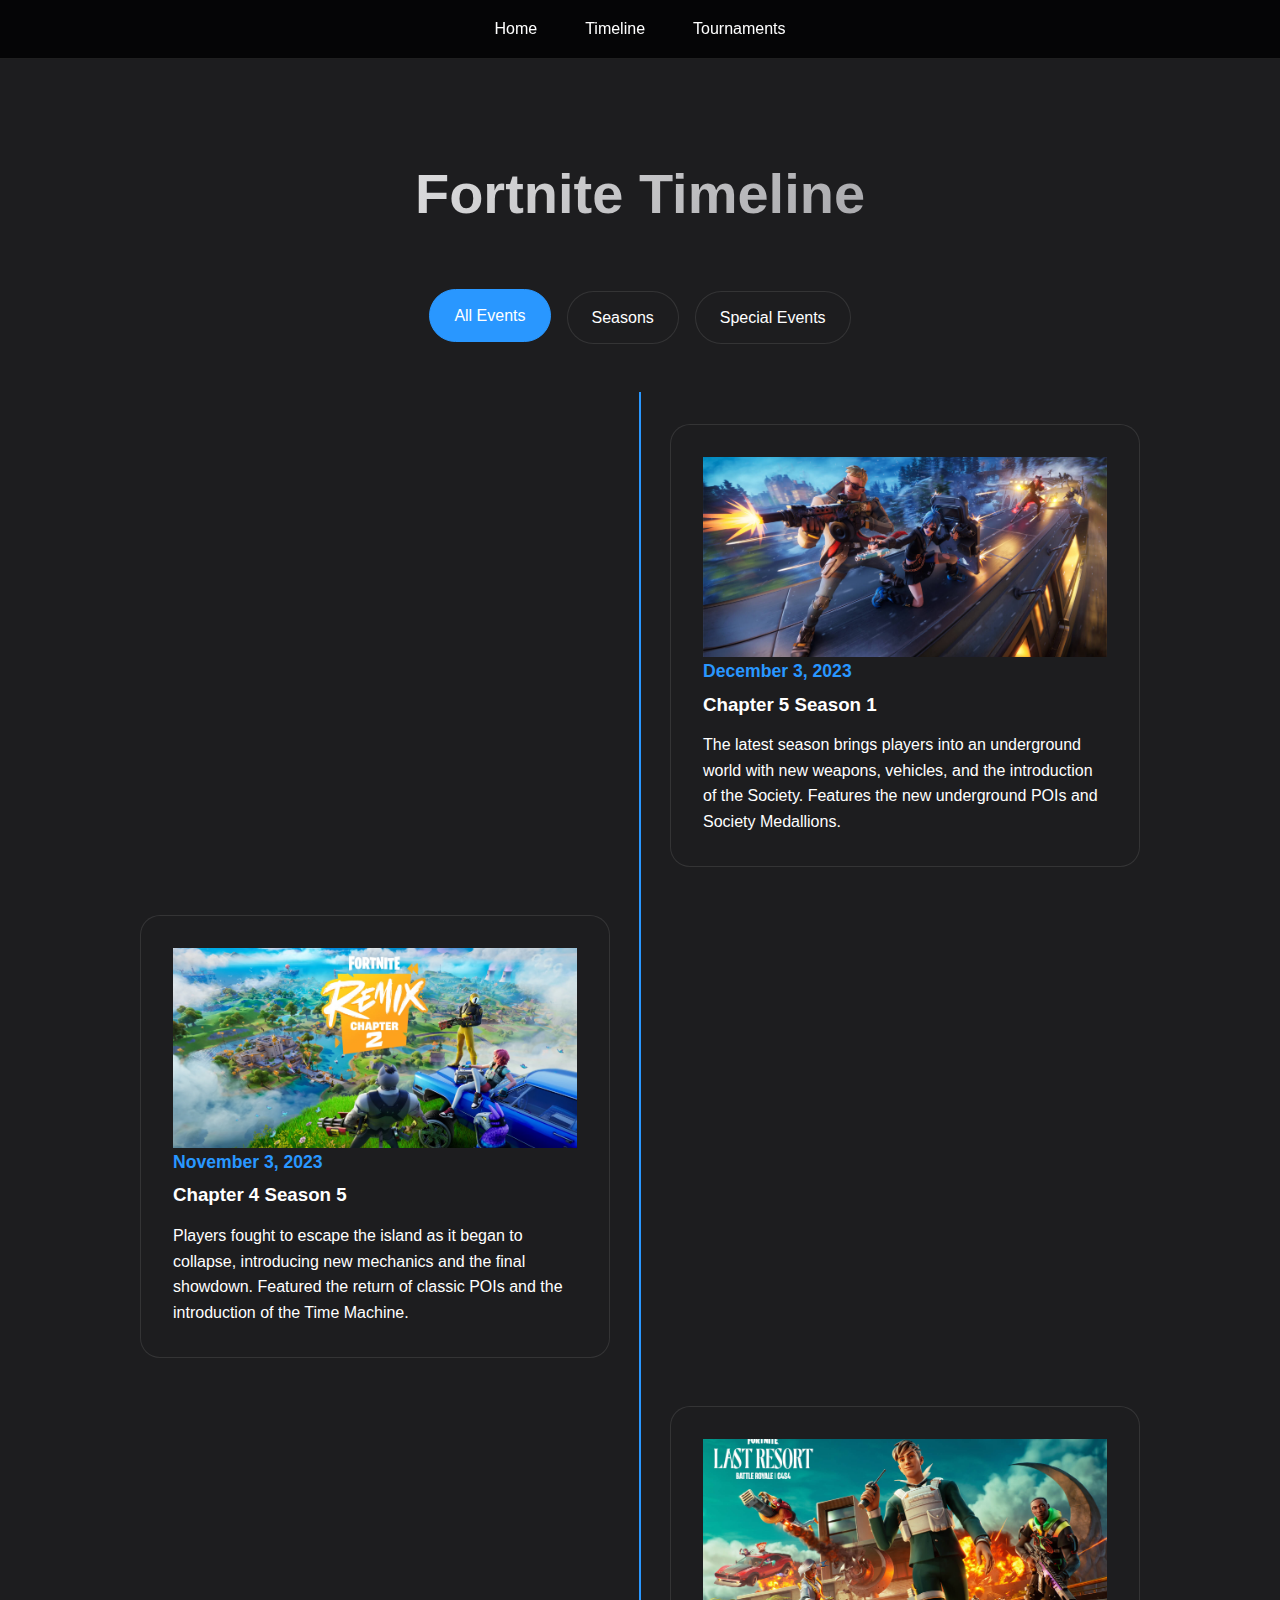
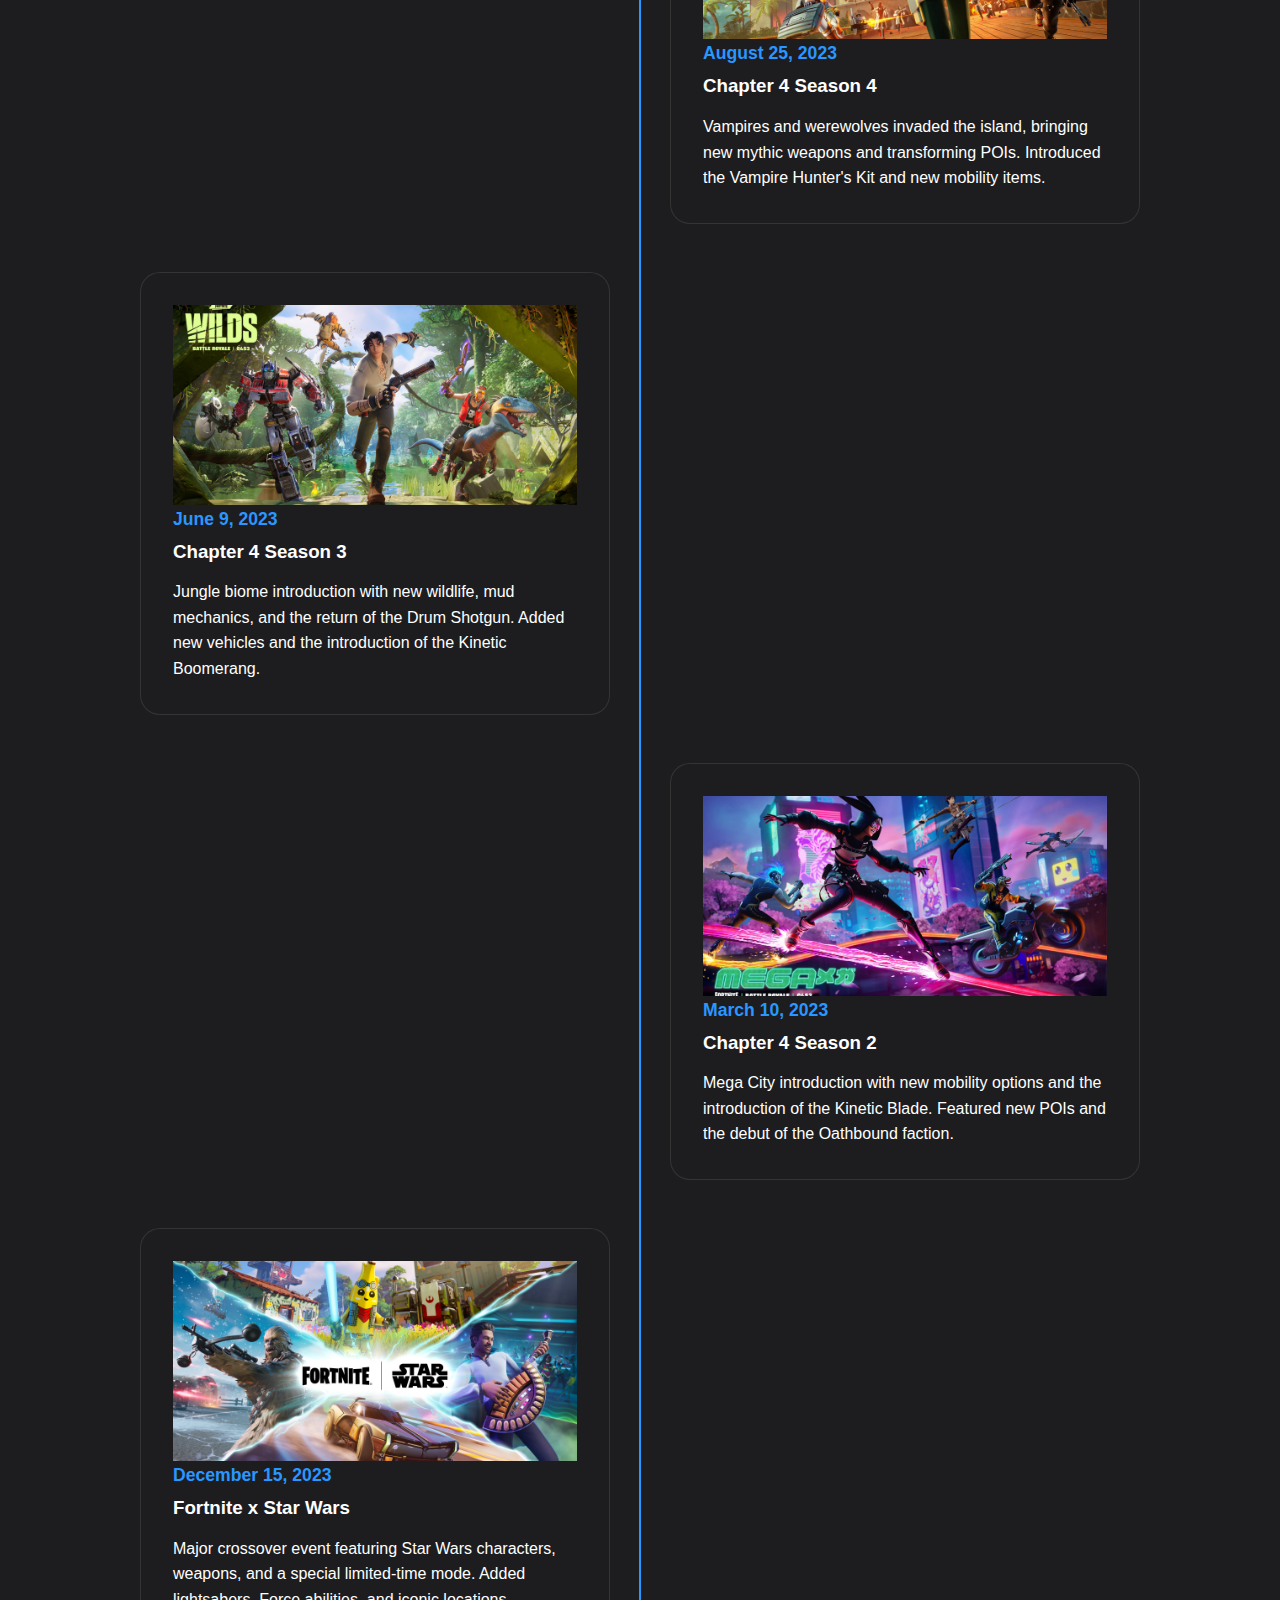
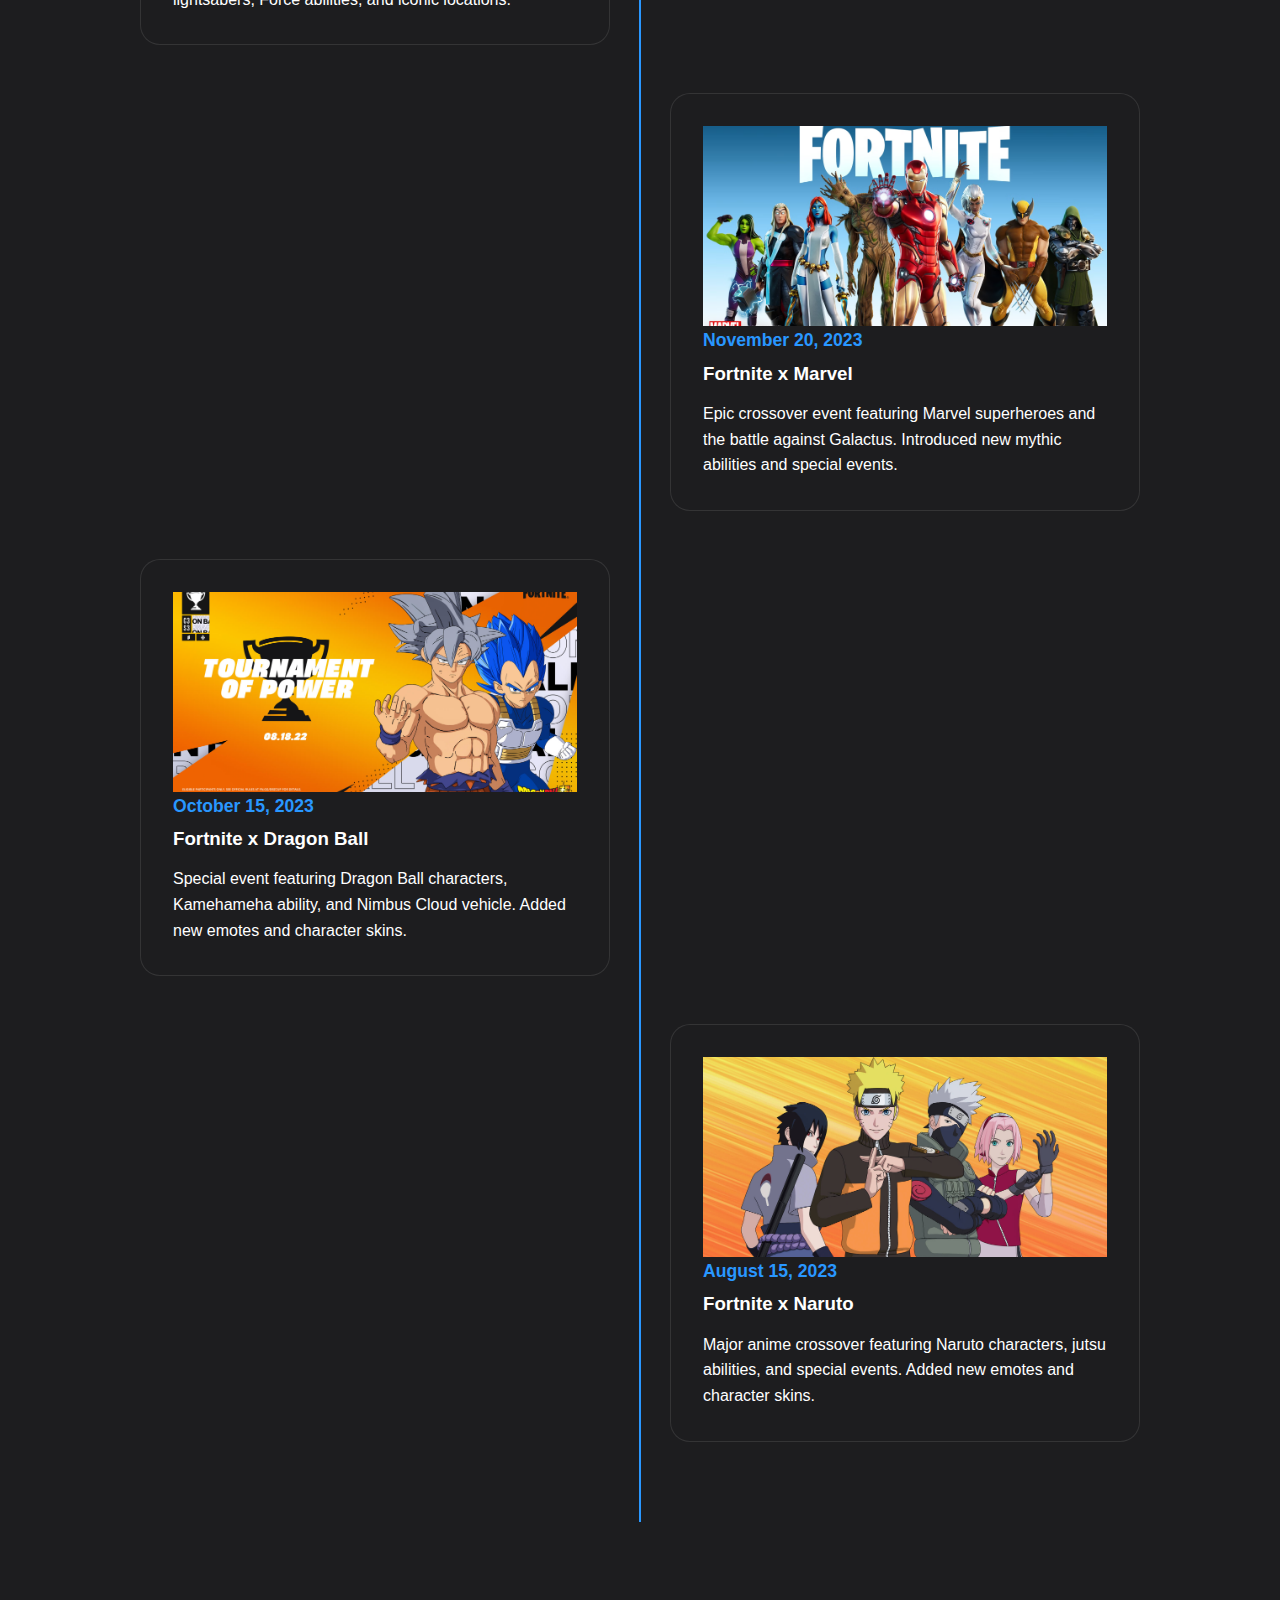
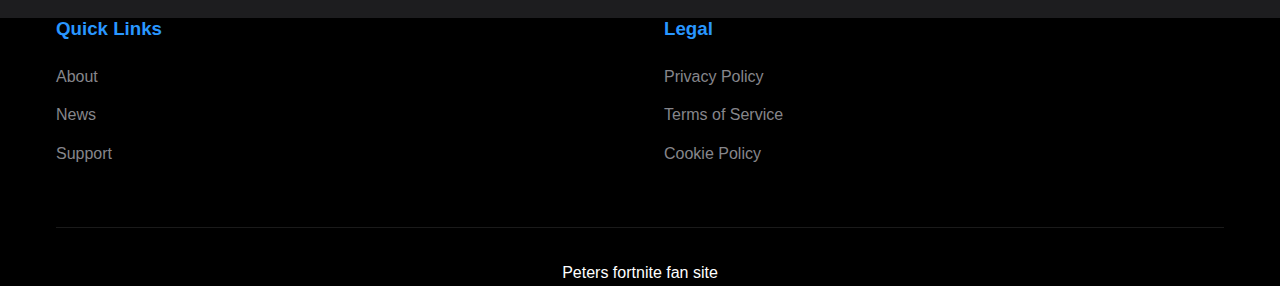
<file: timeline.html>
<!DOCTYPE html>
<html lang="en">
<head>
    <meta charset="UTF-8">
    <meta name="viewport" content="width=device-width, initial-scale=1.0">
    <title>Fortnite Timeline - Battle Royale</title>
    <link rel="stylesheet" href="reset.css">
    <link rel="stylesheet" href="styles.css">
</head>
<body>
    <nav class="nav">
        <ul class="nav-list">
            <li><a href="index.html" class="nav-link">Home</a></li>
            <li><a href="timeline.html" class="nav-link">Timeline</a></li>
            <li><a href="tournaments.html" class="nav-link">Tournaments</a></li>
        </ul>
    </nav>

    <section class="timeline-section">
        <div class="container">
            <h1 class="section-title fade-in">Fortnite Timeline</h1>
            <div class="timeline-filters">
                <button class="filter-btn active" data-category="all">All Events</button>
                <button class="filter-btn" data-category="seasons">Seasons</button>
                <button class="filter-btn" data-category="events">Special Events</button>
            </div>
            <div class="timeline">
                <!-- Seasons -->
                <div class="timeline-item" data-category="seasons">
                    <div class="timeline-image">
                        <img src="fortnite7.png" alt="Chapter 5 Season 1">
                    </div>
                    <div class="timeline-content">
                        <div class="timeline-date">December 3, 2023</div>
                        <h3>Chapter 5 Season 1</h3>
                        <p>The latest season brings players into an underground world with new weapons, vehicles, and the introduction of the Society. Features the new underground POIs and Society Medallions.</p>
                    </div>
                </div>

                <div class="timeline-item" data-category="seasons">
                    <div class="timeline-image">
                        <img src="fortnite8.png" alt="Chapter 4 Season 5">
                    </div>
                    <div class="timeline-content">
                        <div class="timeline-date">November 3, 2023</div>
                        <h3>Chapter 4 Season 5</h3>
                        <p>Players fought to escape the island as it began to collapse, introducing new mechanics and the final showdown. Featured the return of classic POIs and the introduction of the Time Machine.</p>
                    </div>
                </div>

                <div class="timeline-item" data-category="seasons">
                    <div class="timeline-image">
                        <img src="fortnite9.png" alt="Chapter 4 Season 4">
                    </div>
                    <div class="timeline-content">
                        <div class="timeline-date">August 25, 2023</div>
                        <h3>Chapter 4 Season 4</h3>
                        <p>Vampires and werewolves invaded the island, bringing new mythic weapons and transforming POIs. Introduced the Vampire Hunter's Kit and new mobility items.</p>
                    </div>
                </div>

                <div class="timeline-item" data-category="seasons">
                    <div class="timeline-image">
                        <img src="fortnite10.png" alt="Chapter 4 Season 3">
                    </div>  
                    <div class="timeline-content">
                        <div class="timeline-date">June 9, 2023</div>
                        <h3>Chapter 4 Season 3</h3>
                        <p>Jungle biome introduction with new wildlife, mud mechanics, and the return of the Drum Shotgun. Added new vehicles and the introduction of the Kinetic Boomerang.</p>
                    </div>
                </div>

                <div class="timeline-item" data-category="seasons">
                    <div class="timeline-image">
                        <img src="fortnite11.png" alt="Chapter 4 Season 2">
                    </div>
                    <div class="timeline-content">
                        <div class="timeline-date">March 10, 2023</div>
                        <h3>Chapter 4 Season 2</h3>
                        <p>Mega City introduction with new mobility options and the introduction of the Kinetic Blade. Featured new POIs and the debut of the Oathbound faction.</p>
                    </div>
                </div>

                <!-- Special Events -->
                <div class="timeline-item" data-category="events">
                    <div class="timeline-image">
                        <img src="fortnite12.png" alt="Fortnite x Star Wars">
                    </div>
                    <div class="timeline-content">
                        <div class="timeline-date">December 15, 2023</div>
                        <h3>Fortnite x Star Wars</h3>
                        <p>Major crossover event featuring Star Wars characters, weapons, and a special limited-time mode. Added lightsabers, Force abilities, and iconic locations.</p>
                    </div>
                </div>

                <div class="timeline-item" data-category="events">
                    <div class="timeline-image">
                        <img src="fortnite13.png" alt="Fortnite x Marvel">
                    </div>
                    <div class="timeline-content">
                        <div class="timeline-date">November 20, 2023</div>
                        <h3>Fortnite x Marvel</h3>
                        <p>Epic crossover event featuring Marvel superheroes and the battle against Galactus. Introduced new mythic abilities and special events.</p>
                    </div>
                </div>

                <div class="timeline-item" data-category="events">
                    <div class="timeline-image">
                        <img src="fortnite14.png" alt="Fortnite x Dragon Ball">
                    </div>
                    <div class="timeline-content">
                        <div class="timeline-date">October 15, 2023</div>
                        <h3>Fortnite x Dragon Ball</h3>
                        <p>Special event featuring Dragon Ball characters, Kamehameha ability, and Nimbus Cloud vehicle. Added new emotes and character skins.</p>
                    </div>
                </div>

                <div class="timeline-item" data-category="events">
                    <div class="timeline-image">
                        <img src="fortnite15.png" alt="Fortnite x Naruto">
                    </div>
                    <div class="timeline-content">
                        <div class="timeline-date">August 15, 2023</div>
                        <h3>Fortnite x Naruto</h3>
                        <p>Major anime crossover featuring Naruto characters, jutsu abilities, and special events. Added new emotes and character skins.</p>
                    </div>
                </div>
            </div>
        </div>
    </section>

    <footer>
        <div class="container">
            <div class="footer-content">
                <div class="footer-section">
                    <h3>Quick Links</h3>
                    <ul>
                        <li><a href="#">About</a></li>
                        <li><a href="#">News</a></li>
                        <li><a href="#">Support</a></li>
                    </ul>
                </div>
                <div class="footer-section">
                    <h3>Legal</h3>
                    <ul>
                        <li><a href="#">Privacy Policy</a></li>
                        <li><a href="#">Terms of Service</a></li>
                        <li><a href="#">Cookie Policy</a></li>
                    </ul>
                </div>
            </div>
            <div class="footer-bottom">
                <p>Peters fortnite fan site</p>
            </div>
        </div>
    </footer>

    <script src="script.js"></script>
</body>
</html>
</file>
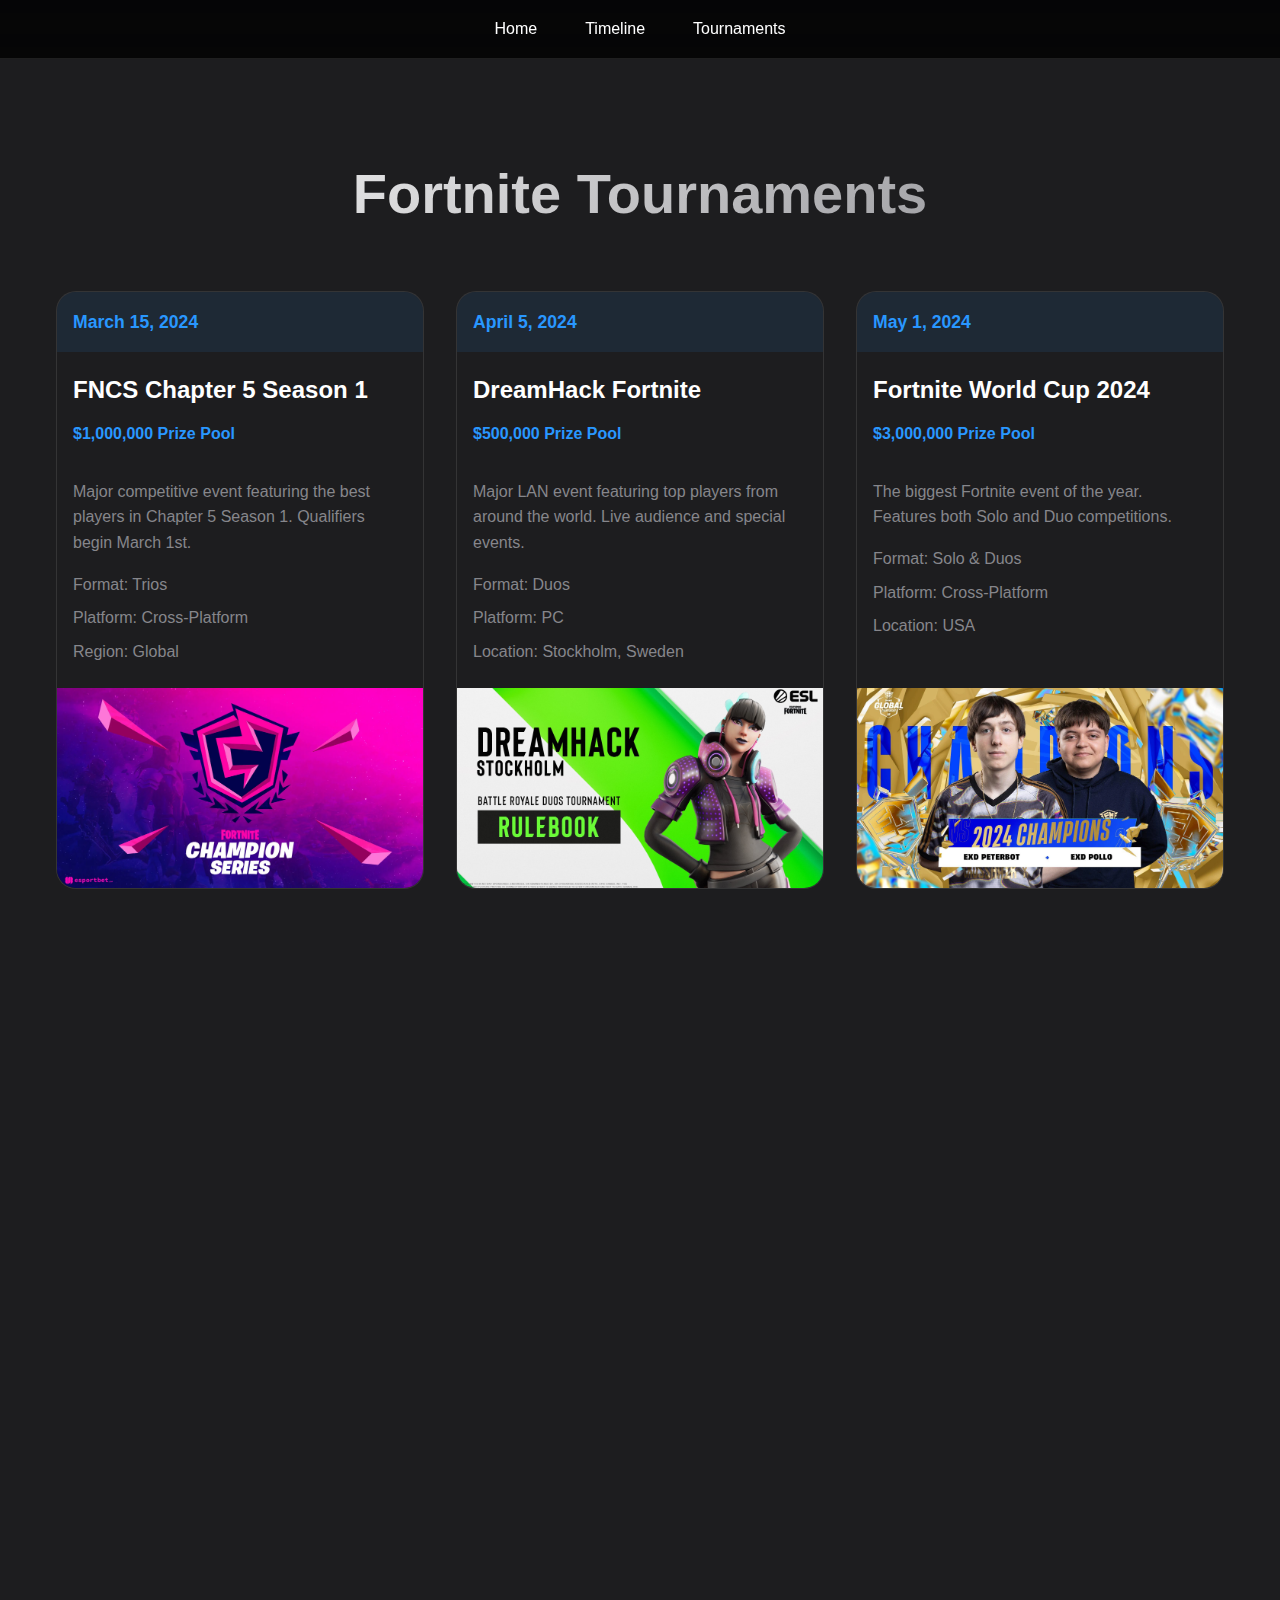
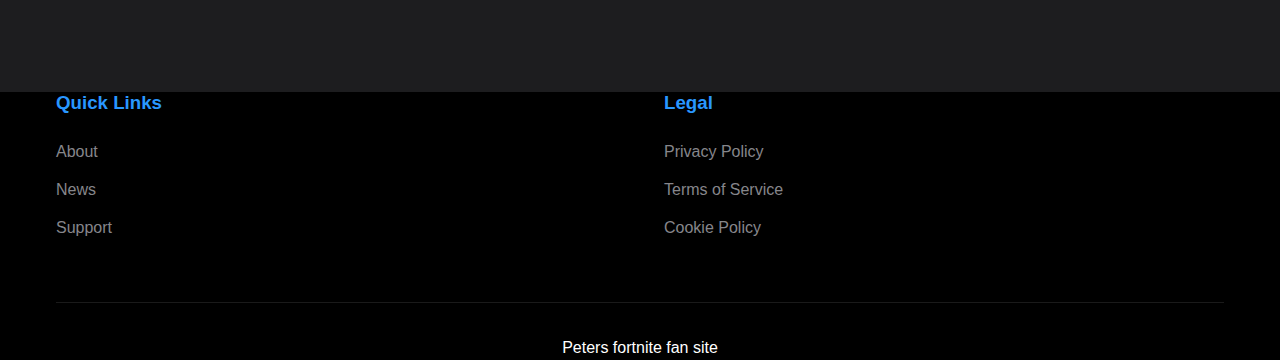
<file: tournaments.html>
<!DOCTYPE html>
<html lang="en">
<head>
    <meta charset="UTF-8">
    <meta name="viewport" content="width=device-width, initial-scale=1.0">
    <title>Fortnite Tournaments - Battle Royale</title>
    <link rel="stylesheet" href="reset.css">
    <link rel="stylesheet" href="styles.css">
</head>
<body>
    <nav class="nav">
        <ul class="nav-list">
            <li><a href="index.html" class="nav-link">Home</a></li>
            <li><a href="timeline.html" class="nav-link">Timeline</a></li>
            <li><a href="tournaments.html" class="nav-link">Tournaments</a></li>
        </ul>
    </nav>

    <section class="tournaments-section">
        <div class="container">
            <h1 class="section-title fade-in">Fortnite Tournaments</h1>
            
            <!-- Upcoming Tournaments -->
            <div class="tournaments-grid">
                <div class="tournament-card upcoming fade-in">
                    <div class="tournament-date">March 15, 2024</div>
                    <h3>FNCS Chapter 5 Season 1</h3>
                    <p class="tournament-prize">$1,000,000 Prize Pool</p>
                    <div class="tournament-details">
                        <p>Major competitive event featuring the best players in Chapter 5 Season 1. Qualifiers begin March 1st.</p>
                        <ul class="tournament-info">
                            <li>Format: Trios</li>
                            <li>Platform: Cross-Platform</li>
                            <li>Region: Global</li>
                        </ul>
                    </div>
                    <div class="tournament-image">
                        <!-- Image Added Here -->
                        <img src="Fortnite1.jpg" alt="FNCS Chapter 5 Season 1" />
                    </div>
                </div>

                <div class="tournament-card upcoming fade-in">
                    <div class="tournament-date">April 5, 2024</div>
                    <h3>DreamHack Fortnite</h3>
                    <p class="tournament-prize">$500,000 Prize Pool</p>
                    <div class="tournament-details">
                        <p>Major LAN event featuring top players from around the world. Live audience and special events.</p>
                        <ul class="tournament-info">
                            <li>Format: Duos</li>
                            <li>Platform: PC</li>
                            <li>Location: Stockholm, Sweden</li>
                        </ul>
                    </div>
                    <div class="tournament-image">
                        <!-- Image Added Here -->
                        <img src="fortnite2.jpg" alt="DreamHack Fortnite" />
                    </div>
                </div>

                <div class="tournament-card upcoming fade-in">
                    <div class="tournament-date">May 1, 2024</div>
                    <h3>Fortnite World Cup 2024</h3>
                    <p class="tournament-prize">$3,000,000 Prize Pool</p>
                    <div class="tournament-details">
                        <p>The biggest Fortnite event of the year. Features both Solo and Duo competitions.</p>
                        <ul class="tournament-info">
                            <li>Format: Solo & Duos</li>
                            <li>Platform: Cross-Platform</li>
                            <li>Location: USA</li>
                            <br>
                        </ul>
                    </div>
                    <div class="tournament-image">
                        <!-- Image Added Here -->
                        <img src="fortnite3.png" alt="Fortnite World Cup 2024" />
                    </div>
                </div>
            </div>

            <!-- Past Tournaments -->
            <h2 class="section-subtitle fade-in">Past Tournaments</h2>
            <div class="tournaments-grid past">
                <div class="tournament-card past fade-in">
                    <div class="tournament-date">December 2023</div>
                    <h3>FNCS Chapter 4 Season 5</h3>
                    <p class="tournament-prize">$1,000,000 Prize Pool</p>
                    <div class="tournament-details">
                        <p>Winners: Peterbot</p>
                        <ul class="tournament-info">
                            <li>Format: Trios</li>
                            <li>Platform: Cross-Platform</li>
                            <li>Region: Global</li>
                        </ul>
                    </div>
                    <div class="tournament-image">
                        <!-- Image Added Here -->
                        <img src="fortnite4.png" alt="FNCS Chapter 4 Season 5" />
                    </div>
                </div>

                <div class="tournament-card past fade-in">
                    <div class="tournament-date">November 2023</div>
                    <h3>DreamHack Online</h3>
                    <p class="tournament-prize">$250,000 Prize Pool</p>
                    <div class="tournament-details">
                        <p>Winners: Bugha</p>
                        <ul class="tournament-info">
                            <li>Format: Duos</li>
                            <li>Platform: PC</li>
                            <li>Region: Europe</li>
                        </ul>
                    </div>
                    <div class="tournament-image">
                        <!-- Image Added Here -->
                        <img src="fortnite5.png" alt="DreamHack Online" />
                    </div>
                </div>
            </div>
        </div>
    </section>

    <footer>
        <div class="container">
            <div class="footer-content">
                <div class="footer-section">
                    <h3>Quick Links</h3>
                    <ul>
                        <li><a href="#">About</a></li>
                        <li><a href="#">News</a></li>
                        <li><a href="#">Support</a></li>
                    </ul>
                </div>
                <div class="footer-section">
                    <h3>Legal</h3>
                    <ul>
                        <li><a href="#">Privacy Policy</a></li>
                        <li><a href="#">Terms of Service</a></li>
                        <li><a href="#">Cookie Policy</a></li>
                    </ul>
                </div>
            </div>
            <div class="footer-bottom">
                <p>Peters fortnite fan site</p>
            </div>
        </div>
    </footer>

    <script src="script.js"></script>
</body>
</html>
</file>
<file: styles.css>
/* Custom Properties - Setting up a consistent color scheme and spacing using CSS variables */
:root {
    --color-primary: #000000;          /* Primary brand color (black) */
    --color-secondary: #1d1d1f;        /* Secondary color for backgrounds (very dark gray) */
    --color-accent: #2997ff;           /* Accent color for interactive elements (bright blue) */
    --color-text: #ffffff;             /* Primary text color (white) */
    --color-text-secondary: #86868b;   /* Secondary text color for less important text (light gray) */
    --color-background: #000000;       /* Main background color (black) */
    --color-card: #1d1d1f;             /* Card background color (very dark gray) */
    --color-card-hover: #2d2d2f;       /* Card hover state color (slightly lighter dark gray) */
    --transition-speed: 0.3s;          /* Consistent transition speed for animations */
    --spacing-unit: 1rem;              /* Base spacing unit for consistent layout rhythm */
}

/* Base Styles - Setting foundational styles for the entire document */
body {
    background-color: var(--color-background);   /* Setting the page background to black */
    color: var(--color-text);                    /* Setting default text color to white */
    font-family: -apple-system, BlinkMacSystemFont, 'Segoe UI', Roboto, sans-serif;  /* System font stack for clean typography */
    line-height: 1.6;                           /* Comfortable line height for readability */
}

.container {
    max-width: 1200px;                          /* Maximum width of content areas */
    margin: 0 auto;                             /* Center containers horizontally */
    padding: 0 var(--spacing-unit);             /* Horizontal padding using the spacing variable */
}

/* Typography - Text styling for headings and special text elements */
h1, h2, h3, h4, h5, h6 {
    font-weight: 600;                           /* Semi-bold font weight for headings */
    line-height: 1.2;                           /* Tighter line height for headings */
    margin-bottom: var(--spacing-unit);         /* Bottom margin for spacing */
}

.section-title, .section-subtitle {
    text-align: center;                         /* Center alignment for section titles */
    margin: 4rem 0;                             /* Vertical margin for separation */
    background: linear-gradient(135deg, #fff 0%, #86868b 100%);  /* Gradient background for text */
    -webkit-background-clip: text;              /* Clip background to text shape (for webkit browsers) */
    background-clip: text;                      /* Standard property for text clipping */
    -webkit-text-fill-color: transparent;       /* Make text transparent to show gradient (for webkit) */
}

.section-title {
    font-size: 3.5rem;                          /* Larger font size for primary titles */
}

.section-subtitle {
    font-size: 2.5rem;                          /* Smaller size for secondary titles */
    margin: 4rem 0 2rem;                        /* Custom margins for subtitles */
}

/* Navigation - Styling for the fixed navigation bar */
.nav {
    background-color: rgba(0, 0, 0, 0.8);       /* Semi-transparent black background */
    backdrop-filter: blur(20px);                /* Blur effect for background (modern browsers) */
    padding: 1rem;                              /* Padding around nav content */
    position: fixed;                            /* Fix navigation to top of viewport */
    width: 100%;                                /* Full width navigation */
    top: 0;                                     /* Position at top of viewport */
    z-index: 1000;                              /* High z-index to stay above other elements */
    border-bottom: 1px solid rgba(255, 255, 255, 0.1);  /* Subtle border for separation */
}

.nav-list {
    display: flex;                              /* Horizontal layout for navigation items */
    justify-content: center;                    /* Center the navigation items */
    gap: 3rem;                                  /* Space between navigation items */
}

.nav-link {
    color: var(--color-text);                   /* White text for navigation links */
    font-weight: 500;                           /* Medium font weight for links */
    transition: color var(--transition-speed);  /* Smooth transition for hover effect */
}

.nav-link:hover, .nav-link.active {
    color: var(--color-accent);                 /* Blue color on hover/active state */
}

/* Common Card Styles - Shared styles for all card-type elements */
.feature-card, .tournament-card, .timeline-item, .stat-item {
    background-color: var(--color-card);        /* Dark gray background for cards */
    border-radius: 20px;                        /* Rounded corners for cards */
    transition: all var(--transition-speed);    /* Smooth transition for hover effects */
    border: 1px solid rgba(255, 255, 255, 0.1); /* Subtle border for definition */
    overflow: hidden;                           /* Clip content to border radius */
}

.feature-card:hover, .tournament-card:hover, .timeline-item:hover, .stat-item:hover {
    transform: translateY(-5px);                /* Slight upward movement on hover */
    box-shadow: 0 8px 30px rgba(0, 0, 0, 0.3);  /* Shadow effect for depth */
    border-color: var(--color-accent);          /* Accent color border on hover */
}

/* Hero Section - Styling for the full-screen homepage hero area */
.hero {
    position: relative;                         /* For positioning child elements */
    height: 100vh;                              /* Full viewport height */
    display: flex;                              /* Flexbox for centering content */
    align-items: center;                        /* Vertical centering */
    justify-content: center;                    /* Horizontal centering */
    text-align: center;                         /* Center text */
    color: white;                               /* Text color */
    overflow: hidden;                           /* Hide overflow content */
}

.hero-image {
    position: absolute;                         /* Absolute positioning for background image */
    top: 0;
    left: 0;
    width: 100%;
    height: 100%;
    z-index: -1;                                /* Place behind other elements */
}

.hero-image img {
    width: 100%;                                /* Full width */
    height: 100%;                               /* Full height */
    object-fit: cover;                          /* Cover positioning for image */
}

.hero-image::after {
    content: '';                                /* Empty content for overlay */
    position: absolute;                         /* Position over image */
    top: 0;
    left: 0;
    width: 100%;
    height: 100%;
    background: linear-gradient(to bottom, rgba(0, 0, 0, 0.7), rgba(0, 0, 0, 0.4));  /* Gradient overlay for readability */
}

.hero-content {
    position: relative;                         /* For proper stacking */
    z-index: 1;                                 /* Place above background */
    max-width: 800px;                           /* Limit content width */
    padding: 0 20px;                            /* Horizontal padding */
}

.hero-title {
    font-size: 4.5rem;                          /* Large size for hero title */
    margin-bottom: 1.5rem;                      /* Bottom spacing */
    background: linear-gradient(135deg, #fff 0%, #86868b 100%);  /* Text gradient effect */
    -webkit-background-clip: text;
    background-clip: text;
    -webkit-text-fill-color: transparent;
}

.hero-text {
    font-size: 1.5rem;                          /* Larger size for hero description */
    margin-bottom: 2.5rem;                      /* Bottom spacing */
    color: var(--color-text-secondary);         /* Secondary color for subtitle */
}

/* Buttons - Styling for action buttons */
.btn {
    display: inline-block;                      /* Allow for padding */
    padding: 1rem 2.5rem;                       /* Vertical and horizontal padding */
    background-color: var(--color-accent);      /* Blue background */
    color: var(--color-text);                   /* White text */
    border: none;                               /* No border */
    border-radius: 30px;                        /* Rounded corners */
    cursor: pointer;                            /* Pointer cursor for clickable element */
    transition: all var(--transition-speed);    /* Smooth transition for hover */
    font-weight: 500;                           /* Medium font weight */
    font-size: 1.1rem;                          /* Slightly larger text */
}

.btn:hover {
    transform: translateY(-2px);                /* Slight upward movement on hover */
    background-color: #0077ed;                  /* Darker blue on hover */
    box-shadow: 0 4px 15px rgba(41, 151, 255, 0.3);  /* Glowing effect */
}

.btn-outline {
    background-color: transparent;              /* Transparent background */
    border: 2px solid var(--color-accent);      /* Blue border */
    color: var(--color-accent);                 /* Blue text */
}

.btn-outline:hover {
    background-color: var(--color-accent);      /* Blue background on hover */
    color: var(--color-text);                   /* White text on hover */
}

/* Grid Layouts - Responsive grid layouts for various content sections */
.features-grid, .tournaments-grid, .stats-grid {
    display: grid;                              /* Grid display */
    gap: 2rem;                                  /* Gap between grid items */
    margin-top: 3rem;                           /* Top margin */
}

.features-grid, .tournaments-grid {
    grid-template-columns: repeat(auto-fit, minmax(350px, 1fr));  /* Responsive columns, minimum 350px width */
}

.stats-grid {
    grid-template-columns: repeat(auto-fit, minmax(200px, 1fr));  /* Smaller minimum width for stats */
    text-align: center;                         /* Center stat content */
}

/* Feature Cards - Styling for feature highlights with videos */
.feature-card {
    position: relative;                         /* For child positioning */
    aspect-ratio: 16/9;                         /* 16:9 aspect ratio for videos */
}

.feature-video {
    position: relative;                         /* For overlay positioning */
    width: 100%;                                /* Full width */
    height: 100%;                               /* Full height */
}

.feature-video iframe {
    width: 100%;                                /* Full width iframe */
    height: 100%;                               /* Full height iframe */
    object-fit: cover;                          /* Cover positioning */
}

.feature-overlay {
    position: absolute;                         /* Absolute position over video */
    bottom: 0;                                  /* Align to bottom */
    left: 0;
    right: 0;
    padding: 2rem;                              /* Padding for content */
    background: linear-gradient(transparent, rgba(0, 0, 0, 0.8));  /* Gradient for readability */
    color: var(--color-text);                   /* White text */
    pointer-events: none;                       /* Allow clicking through to video */
}

/* Timeline - Styling for the game history timeline */
.timeline-section, .tournaments-section, .stats-section {
    padding: 6rem 0;                            /* Vertical padding */
    background-color: var(--color-secondary);   /* Dark gray background */
}

.timeline {
    position: relative;                         /* For vertical line positioning */
    max-width: 1000px;                          /* Maximum width */
    margin: 0 auto;                             /* Center horizontally */
    padding: 2rem 0;                            /* Vertical padding */
}

.timeline::before {
    content: '';                                /* Empty content for line */
    position: absolute;                         /* Absolute positioning */
    width: 2px;                                 /* Thin line */
    background: var(--color-accent);            /* Blue line */
    top: 0;
    bottom: 0;
    left: 50%;                                  /* Center line */
    margin-left: -1px;                          /* Offset for exact centering */
}

.timeline-filters {
    display: flex;                              /* Horizontal layout */
    justify-content: center;                    /* Center horizontally */
    gap: 1rem;                                  /* Space between filters */
    margin-bottom: 3rem;                        /* Bottom margin */
    flex-wrap: wrap;                            /* Allow wrapping on small screens */
}

.filter-btn {
    padding: 0.8rem 1.5rem;                     /* Button padding */
    background-color: var(--color-card);        /* Dark background */
    border: 1px solid rgba(255, 255, 255, 0.1); /* Subtle border */
    border-radius: 30px;                        /* Rounded corners */
    color: var(--color-text);                   /* White text */
    cursor: pointer;                            /* Pointer cursor */
    transition: all 0.3s;                       /* Smooth transition */
}

.filter-btn:hover, .filter-btn.active {
    background-color: var(--color-accent);      /* Blue background on hover/active */
    border-color: var(--color-accent);          /* Blue border */
    transform: translateY(-2px);                /* Slight lift */
}

.timeline-item {
    position: relative;                         /* For positioning elements */
    padding: 2rem;                              /* Inner padding */
    margin-bottom: 3rem;                        /* Bottom margin between items */
    width: calc(50% - 30px);                    /* 50% width minus margin */
    opacity: 0;                                 /* Start invisible for animation */
    transform: translateY(20px);                /* Start below final position for animation */
}

.timeline-item:nth-child(odd) {
    left: 0;                                    /* Left side items */
    margin-left: auto;                          /* Push to right of container */
}

.timeline-item:nth-child(even) {
    left: 0%;                                   /* Right side items */
}

.timeline-item::before {
    content: '';                                /* Empty content for dot */
    position: absolute;                         /* Absolute position */
    width: 20px;                                /* Dot width */
    height: 20px;                               /* Dot height */
    background: var(--color-accent);            /* Blue dot */
    border-radius: 50%;                         /* Round shape */
    top: 50%;                                   /* Vertical center */
    transform: translateY(-50%);                /* Perfect vertical centering */
}

.timeline-item:nth-child(odd)::before {
    right: -40px;                               /* Position dot on right for left items */
}

.timeline-item:nth-child(even)::before {
    left: -40px;                                /* Position dot on left for right items */
}

.timeline-item.visible {
    opacity: 1;                                 /* Fully visible when active */
    transform: translateY(0);                   /* Final position when active */
}

.timeline-image img, .tournament-image img {
    width: 100%;                                /* Full width */
    height: 200px;                              /* Fixed height */
    object-fit: cover;                          /* Cover positioning */
}

.timeline-date, .tournament-date {
    color: var(--color-accent);                 /* Blue text for dates */
    font-weight: 600;                           /* Semi-bold weight */
    font-size: 1.1rem;                          /* Slightly larger text */
    margin-bottom: 0.5rem;                      /* Bottom spacing */
}

.tournament-date {
    padding: 1rem;                              /* Extra padding for tournament dates */
    background-color: rgba(41, 151, 255, 0.1);  /* Semi-transparent blue background */
}

/* Tournament Cards - Styling for tournament listings */
.tournament-card h3 {
    padding: 1rem;                              /* Inner padding */
    margin: 0;                                  /* Remove default margin */
    font-size: 1.5rem;                          /* Larger text */
}

.tournament-prize {
    color: var(--color-accent);                 /* Blue text for prize */
    font-weight: 600;                           /* Semi-bold weight */
    padding: 0 1rem;                            /* Horizontal padding */
    margin-bottom: 1rem;                        /* Bottom spacing */
}

.tournament-details {
    padding: 1rem;                              /* Inner padding */
}

.tournament-details p {
    color: var(--color-text-secondary);         /* Gray text */
    margin-bottom: 1rem;                        /* Bottom spacing */
}

.tournament-info {
    list-style: none;                           /* Remove list bullets */
    padding: 0;                                 /* Remove padding */
    margin: 0;                                  /* Remove margin */
}

.tournament-info li {
    color: var(--color-text-secondary);         /* Gray text */
    margin-bottom: 0.5rem;                      /* Space between items */
}

.tournament-card.past {
    opacity: 0.8;                               /* Slightly faded for past tournaments */
}

.tournament-card.past:hover {
    opacity: 1;                                 /* Full opacity on hover */
}

/* Stats - Styling for statistics display */
.stat-item {
    padding: 2rem;                              /* Inner padding */
}

.stat-number {
    font-size: 3rem;                            /* Large font for numbers */
    font-weight: 700;                           /* Bold weight */
    color: var(--color-accent);                 /* Blue text */
    margin-bottom: 0.5rem;                      /* Bottom spacing */
}

.stat-label {
    color: var(--color-text-secondary);         /* Gray text for labels */
    font-size: 1.1rem;                          /* Slightly larger text */
}

/* Newsletter Section - Styling for newsletter signup */
.newsletter-section {
    padding: 6rem 0;                            /* Vertical padding */
    background: linear-gradient(135deg, var(--color-secondary) 0%, var(--color-primary) 100%);  /* Gradient background */
}

.newsletter-content {
    max-width: 600px;                           /* Maximum width */
    margin: 0 auto;                             /* Center horizontally */
    text-align: center;                         /* Center text */
}

.newsletter-form {
    display: flex;                              /* Horizontal layout */
    gap: 1rem;                                  /* Space between fields */
    margin-top: 2rem;                           /* Top margin */
}

.newsletter-form input {
    flex: 1;                                    /* Take available space */
    padding: 1rem 1.5rem;                       /* Inner padding */
    border: none;                               /* No border */
    border-radius: 30px;                        /* Rounded corners */
    background-color: rgba(255, 255, 255, 0.1); /* Semi-transparent white */
    color: var(--color-text);                   /* White text */
}

/* Footer - Styling for page footer */
.footer-content {
    display: grid;                              /* Grid layout */
    grid-template-columns: repeat(auto-fit, minmax(200px, 1fr));  /* Responsive columns */
    gap: 3rem;                                  /* Space between columns */
    margin-bottom: 3rem;                        /* Bottom margin */
}

.footer-section h3 {
    color: var(--color-accent);                 /* Blue headings */
    margin-bottom: 1.5rem;                      /* Bottom spacing */
}

.footer-section ul {
    list-style: none;                           /* Remove list bullets */
}

.footer-section ul li {
    margin-bottom: 0.8rem;                      /* Space between items */
}

.footer-section ul li a {
    color: var(--color-text-secondary);         /* Gray text */
    transition: color var(--transition-speed);  /* Smooth transition */
}

.footer-section ul li a:hover {
    color: var(--color-accent);                 /* Blue text on hover */
}

.footer-bottom {
    text-align: center;                         /* Center text */
    padding-top: 2rem;                          /* Top padding */
    border-top: 1px solid rgba(255, 255, 255, 0.1);  /* Subtle top border */
}

/* Animations - Reusable animation styles */
.fade-in {
    animation: fadeIn 0.8s ease-out forwards;   /* Apply fade-in animation */
}

@keyframes fadeIn {
    from {
        opacity: 0;                             /* Start invisible */
        transform: translateY(20px);            /* Start below final position */
    }
    to {
        opacity: 1;                             /* End fully visible */
        transform: translateY(0);               /* End at final position */
    }
}

/* Responsive Design - Media queries for different screen sizes */
@media (max-width: 768px) {
    .nav-list {
        flex-direction: column;                 /* Stack navigation vertically on mobile */
        align-items: center;                    /* Center items */
        gap: 1rem;                              /* Reduced spacing */
    }

    .hero-title {
        font-size: 2.5rem;                      /* Smaller title on mobile */
    }

    .hero-text {
        font-size: 1.2rem;                      /* Smaller text on mobile */
    }

    .timeline::before {
        left: 30px;                             /* Move timeline line to left on mobile */
    }

    .timeline-filters {
        flex-direction: column;                 /* Stack filters vertically */
        align-items: center;                    /* Center items */
    }

    .filter-btn {
        width: 100%;                            /* Full width buttons */
        max-width: 200px;                       /* Maximum width */
    }

    .timeline-item {
        width: calc(100% - 60px);               /* Full width minus margin */
        margin-left: 60px;                      /* Left margin for timeline */
        left: 0 !important;                     /* Override left/right positioning */
    }

    .timeline-item::before {
        left: -40px !important;                 /* Force dots to left side */
    }

    .newsletter-form, .hero-buttons {
        flex-direction: column;                 /* Stack form elements vertically */
    }

    .footer-content {
        grid-template-columns: 1fr;             /* Single column footer */
        text-align: center;                     /* Center text */
    }
}
</file>
